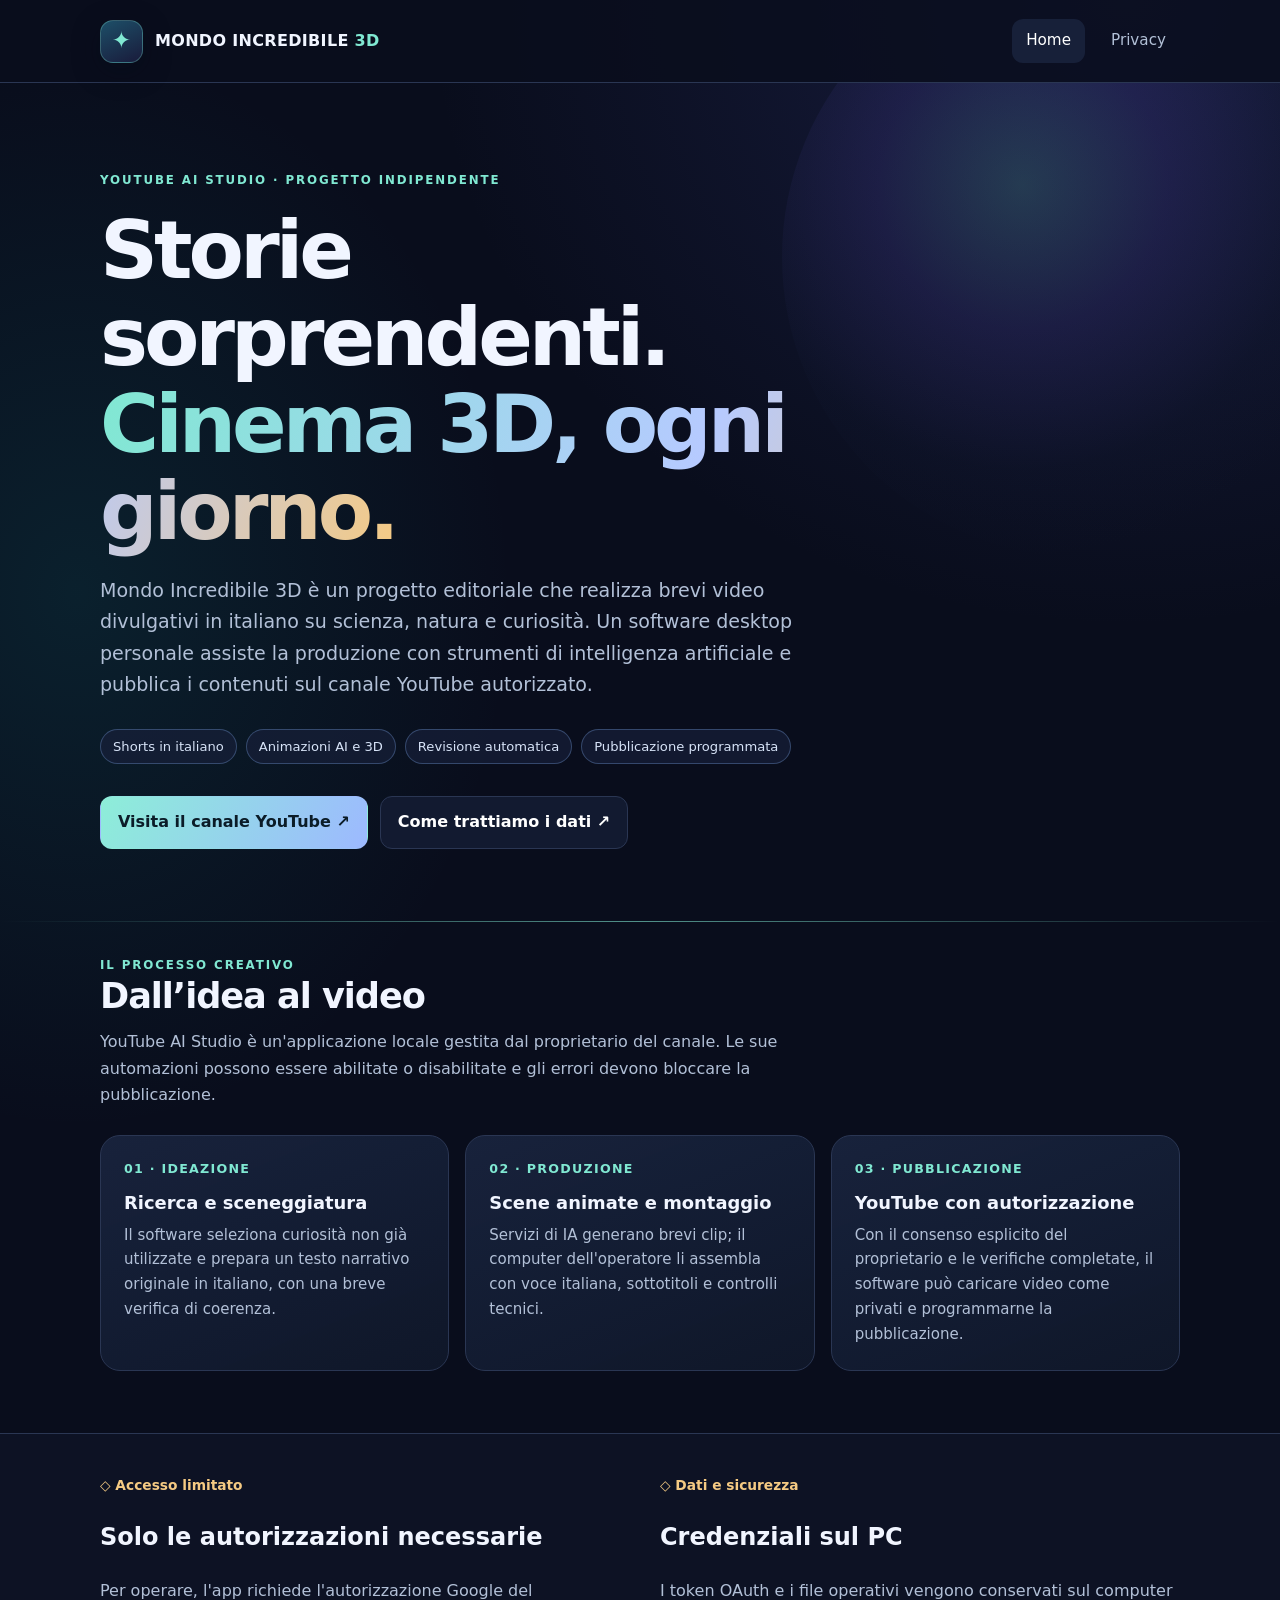
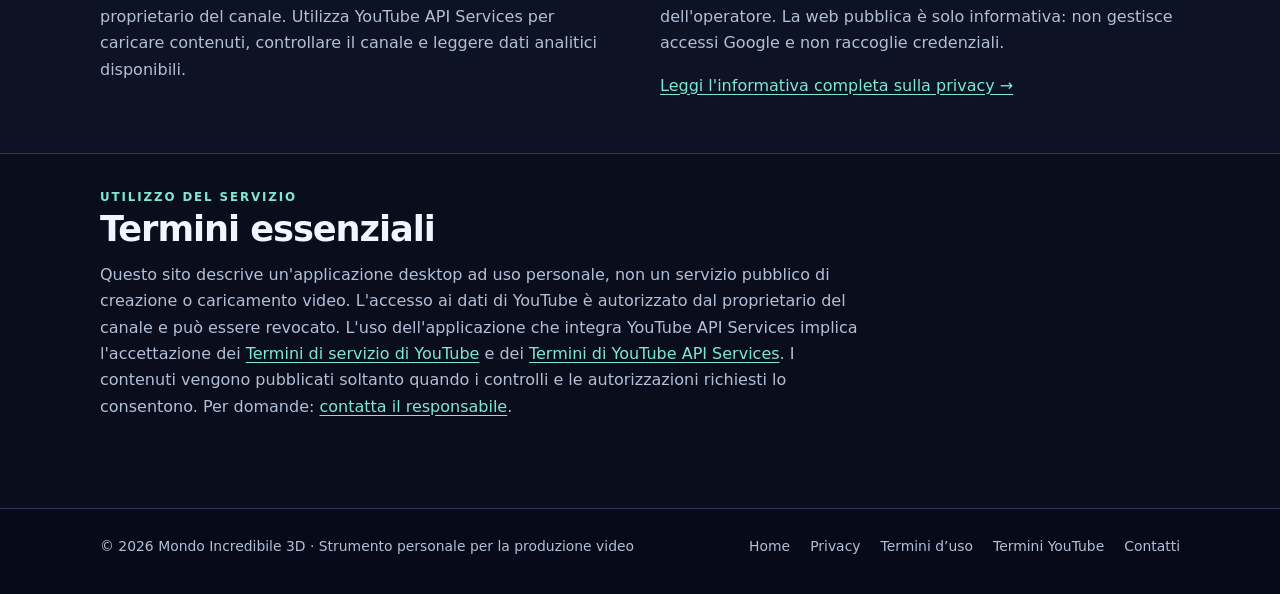
<file: index.html>
<!doctype html><html lang="it"><head><meta charset="utf-8"><meta name="viewport" content="width=device-width, initial-scale=1"><meta name="theme-color" content="#090d1c"><meta name="robots" content="index,follow"><meta property="og:site_name" content="Mondo Incredibile 3D"><link rel="stylesheet" href="style.css"><title>Mondo Incredibile 3D | YouTube AI Studio</title><meta name="description" content="Mondo Incredibile 3D: progetto personale per la creazione, revisione e pubblicazione programmata di Shorts in italiano mediante intelligenza artificiale."></head><body><a class="skip" href="#contenuto">Vai al contenuto</a><header><div class="shell topbar"><a class="brand" href="index.html" aria-label="Mondo Incredibile 3D, pagina iniziale"><span class="symbol" aria-hidden="true">✦</span><span>MONDO INCREDIBILE <span style="color:#80e8d2">3D</span></span></a><nav aria-label="Navigazione principale"><a href="index.html" aria-current="page">Home</a><a href="privacy.html" >Privacy</a></nav></div></header><main id="contenuto"><section class="hero"><div class="shell"><div class="eyebrow">YouTube AI Studio · progetto indipendente</div><h1>Storie sorprendenti.<br><span class="grad">Cinema 3D, ogni giorno.</span></h1><p class="lead">Mondo Incredibile 3D è un progetto editoriale che realizza brevi video divulgativi in italiano su scienza, natura e curiosità. Un software desktop personale assiste la produzione con strumenti di intelligenza artificiale e pubblica i contenuti sul canale YouTube autorizzato.</p><div class="tags"><span class="tag">Shorts in italiano</span><span class="tag">Animazioni AI e 3D</span><span class="tag">Revisione automatica</span><span class="tag">Pubblicazione programmata</span></div><div class="btns"><a class="btn primary" href="https://www.youtube.com/channel/UCryGZppj9VV7TuItZP4_9Lg" target="_blank" rel="noopener noreferrer">Visita il canale YouTube ↗</a><a class="btn" href="privacy.html">Come trattiamo i dati ↗</a></div></div></section><div class="accentline"></div><section class="section" aria-labelledby="come-funziona"><div class="shell"><div class="eyebrow">Il processo creativo</div><h2 id="come-funziona">Dall’idea al video</h2><p class="section-intro">YouTube AI Studio è un'applicazione locale gestita dal proprietario del canale. Le sue automazioni possono essere abilitate o disabilitate e gli errori devono bloccare la pubblicazione.</p><div class="cards"><article class="card"><div class="number">01 · IDEAZIONE</div><h3>Ricerca e sceneggiatura</h3><p>Il software seleziona curiosità non già utilizzate e prepara un testo narrativo originale in italiano, con una breve verifica di coerenza.</p></article><article class="card"><div class="number">02 · PRODUZIONE</div><h3>Scene animate e montaggio</h3><p>Servizi di IA generano brevi clip; il computer dell'operatore li assembla con voce italiana, sottotitoli e controlli tecnici.</p></article><article class="card"><div class="number">03 · PUBBLICAZIONE</div><h3>YouTube con autorizzazione</h3><p>Con il consenso esplicito del proprietario e le verifiche completate, il software può caricare video come privati e programmarne la pubblicazione.</p></article></div></div></section><section class="band" aria-labelledby="uso-api"><div class="shell cols"><div><div class="kicker">◇ Accesso limitato</div><h2 id="uso-api">Solo le autorizzazioni necessarie</h2><p>Per operare, l'app richiede l'autorizzazione Google del proprietario del canale. Utilizza YouTube API Services per caricare contenuti, controllare il canale e leggere dati analitici disponibili.</p></div><div><div class="kicker">◇ Dati e sicurezza</div><h2>Credenziali sul PC</h2><p>I token OAuth e i file operativi vengono conservati sul computer dell'operatore. La web pubblica è solo informativa: non gestisce accessi Google e non raccoglie credenziali.</p><p><a href="privacy.html">Leggi l'informativa completa sulla privacy →</a></p></div></div></section><section class="section" id="termini" aria-labelledby="term-title"><div class="shell"><div class="eyebrow">Utilizzo del servizio</div><h2 id="term-title">Termini essenziali</h2><p class="section-intro">Questo sito descrive un'applicazione desktop ad uso personale, non un servizio pubblico di creazione o caricamento video. L'accesso ai dati di YouTube è autorizzato dal proprietario del canale e può essere revocato. L'uso dell'applicazione che integra YouTube API Services implica l'accettazione dei <a href="https://www.youtube.com/t/terms" target="_blank" rel="noopener noreferrer">Termini di servizio di YouTube</a> e dei <a href="https://developers.google.com/youtube/terms/api-services-terms-of-service" target="_blank" rel="noopener noreferrer">Termini di YouTube API Services</a>. I contenuti vengono pubblicati soltanto quando i controlli e le autorizzazioni richiesti lo consentono. Per domande: <a href="mailto:brianjaras1996@gmail.com">contatta il responsabile</a>.</p></div></section></main><footer><div class="shell footer"><span>© 2026 Mondo Incredibile 3D · Strumento personale per la produzione video</span><div class="footer-links"><a href="index.html">Home</a><a href="privacy.html">Privacy</a><a href="index.html#termini">Termini d’uso</a><a href="https://www.youtube.com/t/terms" target="_blank" rel="noopener noreferrer">Termini YouTube</a><a href="mailto:brianjaras1996@gmail.com">Contatti</a></div></div></footer></body></html>
</file>
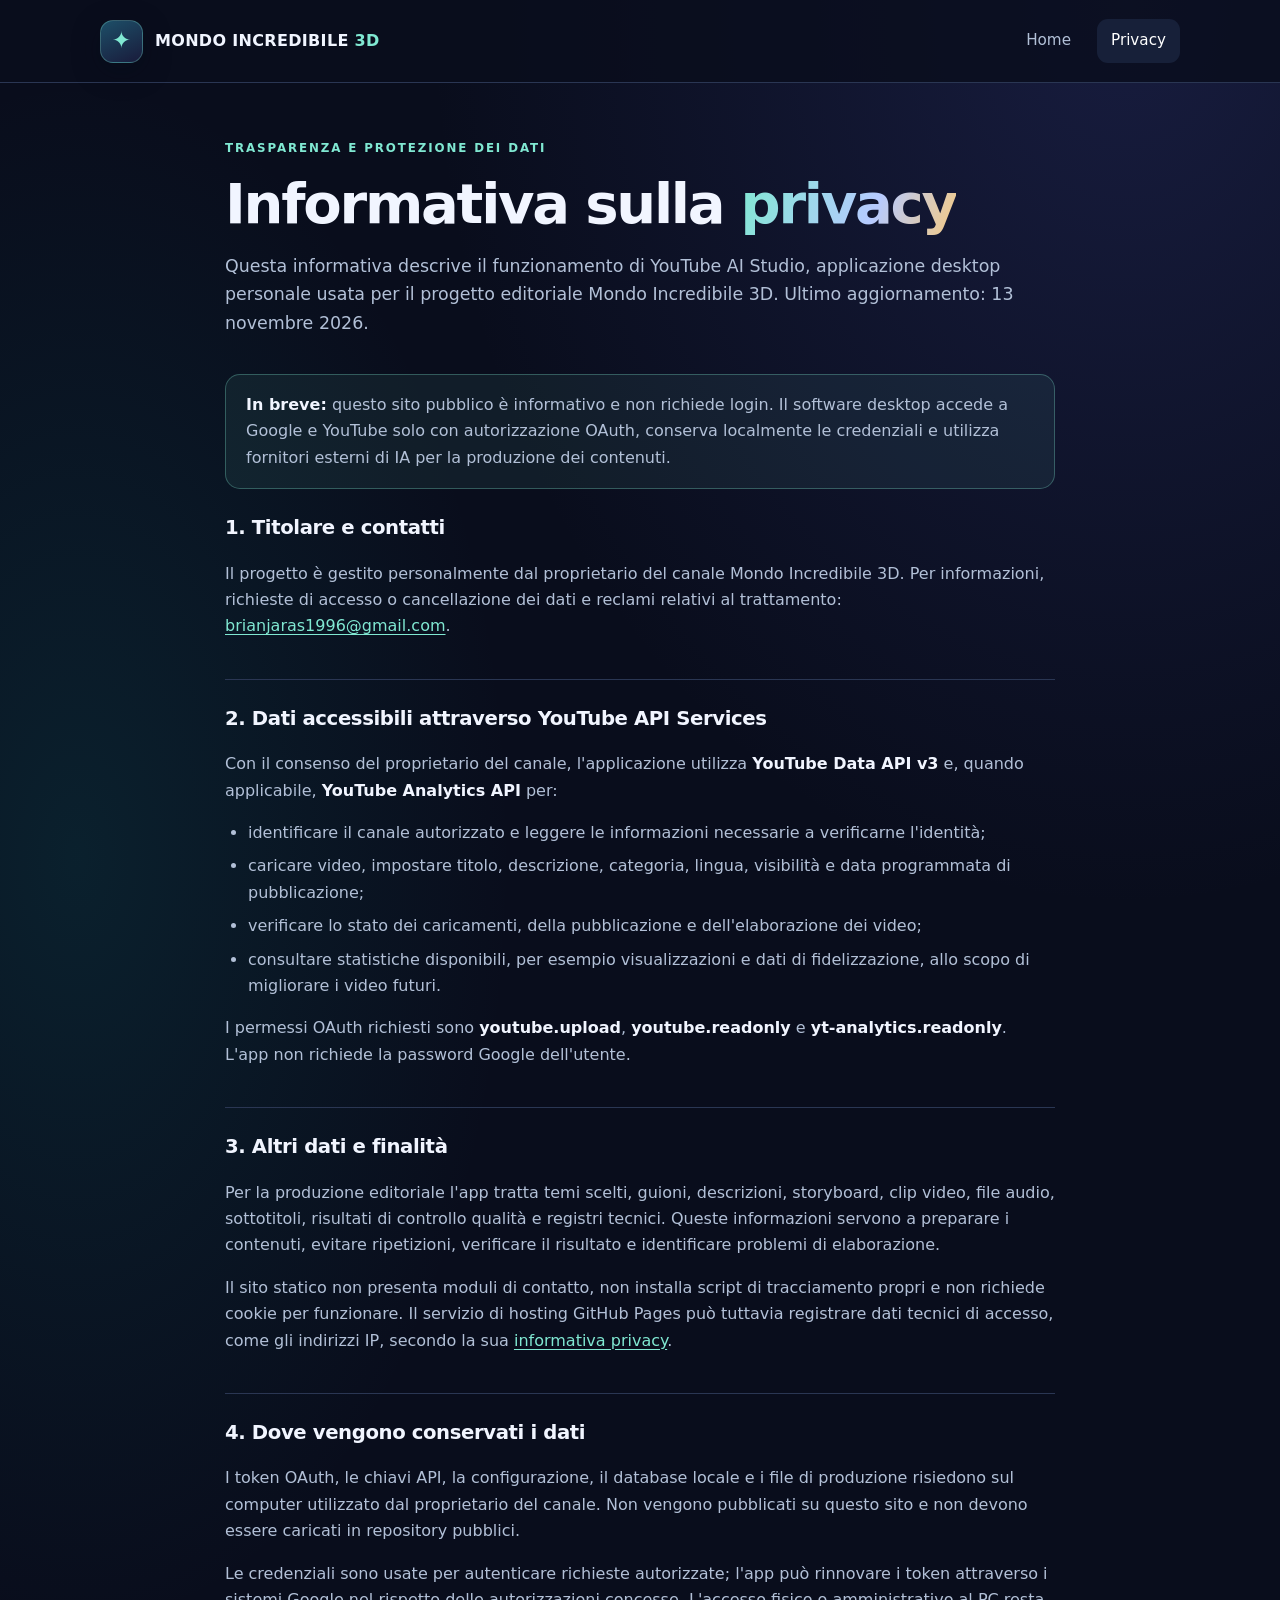
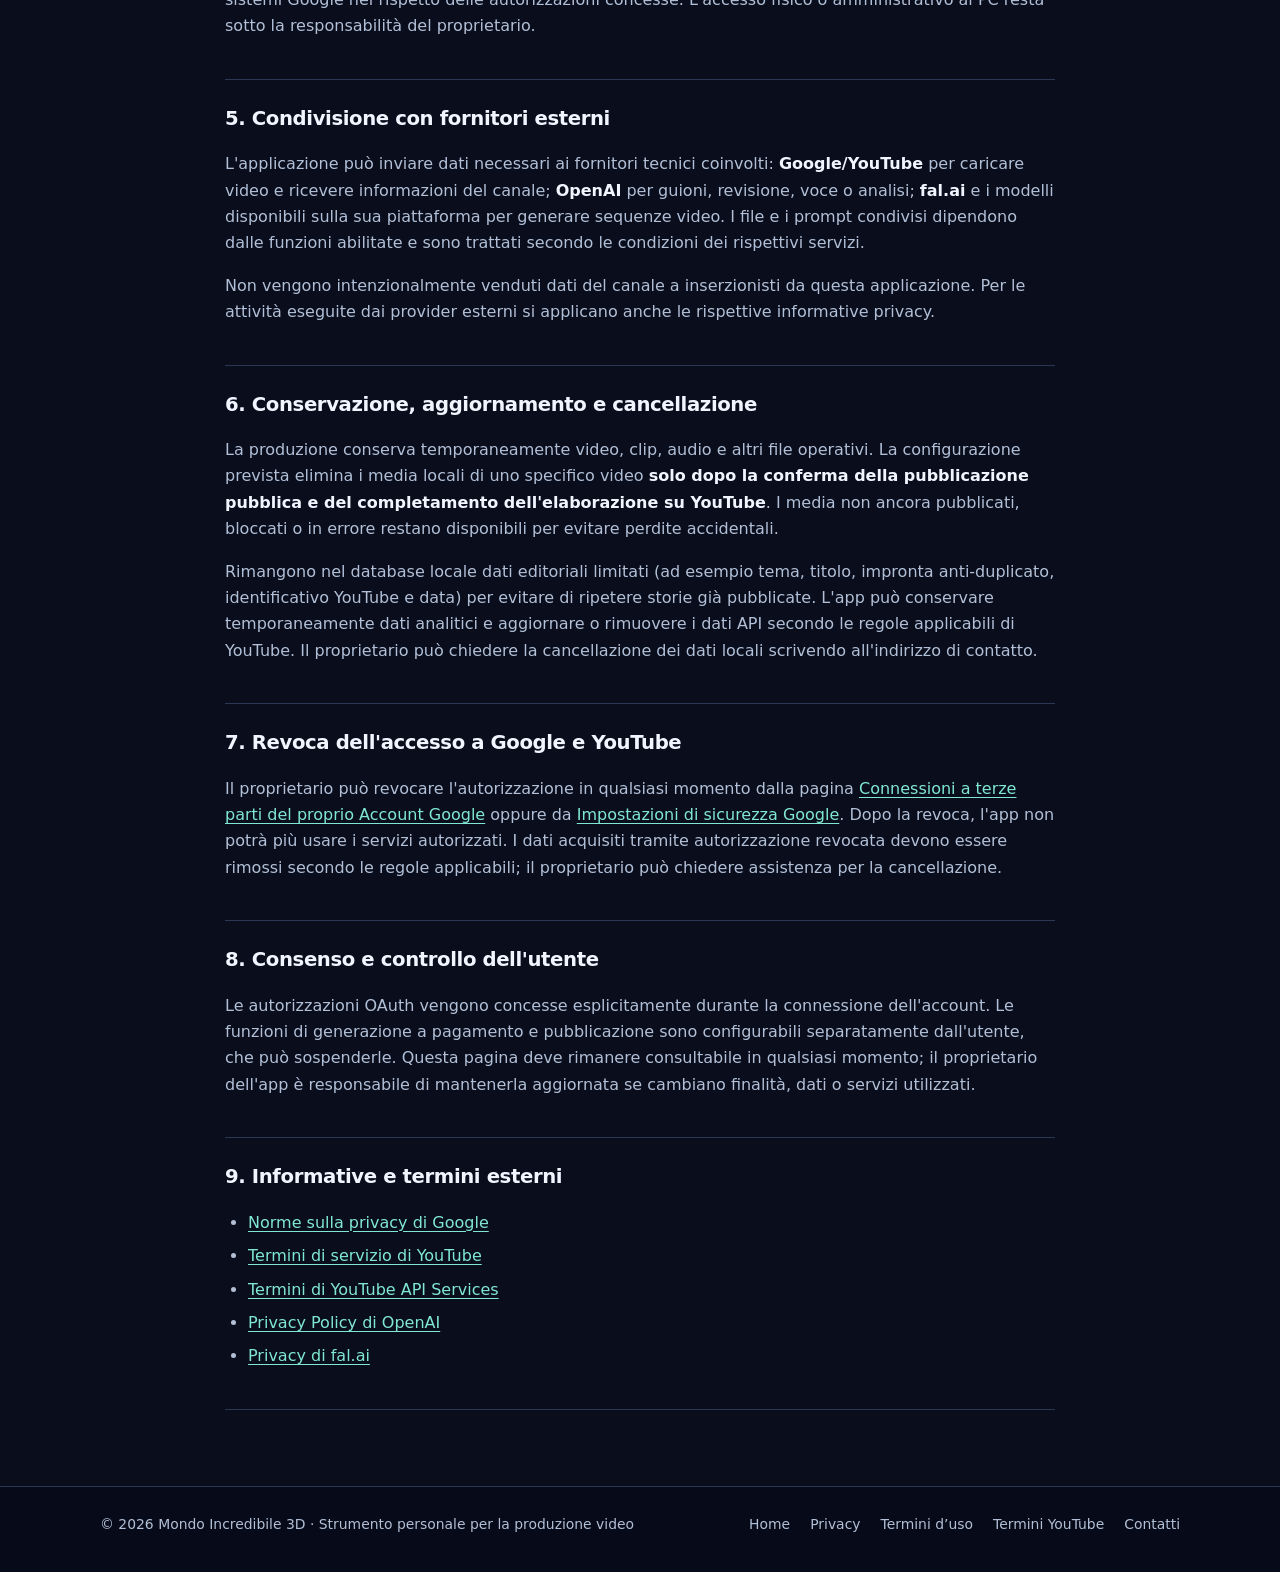
<file: privacy.html>
<!doctype html><html lang="it"><head><meta charset="utf-8"><meta name="viewport" content="width=device-width, initial-scale=1"><meta name="theme-color" content="#090d1c"><meta name="robots" content="index,follow"><meta property="og:site_name" content="Mondo Incredibile 3D"><link rel="stylesheet" href="style.css"><title>Informativa sulla privacy | Mondo Incredibile 3D</title><meta name="description" content="Informativa privacy di YouTube AI Studio: autorizzazioni YouTube, credenziali OAuth locali, trattamento e cancellazione dei dati."></head><body><a class="skip" href="#contenuto">Vai al contenuto</a><header><div class="shell topbar"><a class="brand" href="index.html" aria-label="Mondo Incredibile 3D, pagina iniziale"><span class="symbol" aria-hidden="true">✦</span><span>MONDO INCREDIBILE <span style="color:#80e8d2">3D</span></span></a><nav aria-label="Navigazione principale"><a href="index.html" >Home</a><a href="privacy.html" aria-current="page">Privacy</a></nav></div></header><main id="contenuto"><article class="shell legal"><div class="eyebrow">Trasparenza e protezione dei dati</div><h1>Informativa sulla <span class="grad">privacy</span></h1><p class="intro">Questa informativa descrive il funzionamento di YouTube AI Studio, applicazione desktop personale usata per il progetto editoriale Mondo Incredibile 3D. Ultimo aggiornamento: 13 novembre 2026.</p><div class="notice"><p><strong>In breve:</strong> questo sito pubblico è informativo e non richiede login. Il software desktop accede a Google e YouTube solo con autorizzazione OAuth, conserva localmente le credenziali e utilizza fornitori esterni di IA per la produzione dei contenuti.</p></div><section><h2>1. Titolare e contatti</h2><p>Il progetto è gestito personalmente dal proprietario del canale Mondo Incredibile 3D. Per informazioni, richieste di accesso o cancellazione dei dati e reclami relativi al trattamento: <a href="mailto:brianjaras1996@gmail.com">brianjaras1996@gmail.com</a>.</p></section><section><h2>2. Dati accessibili attraverso YouTube API Services</h2><p>Con il consenso del proprietario del canale, l'applicazione utilizza <strong>YouTube Data API v3</strong> e, quando applicabile, <strong>YouTube Analytics API</strong> per:</p><ul><li>identificare il canale autorizzato e leggere le informazioni necessarie a verificarne l'identità;</li><li>caricare video, impostare titolo, descrizione, categoria, lingua, visibilità e data programmata di pubblicazione;</li><li>verificare lo stato dei caricamenti, della pubblicazione e dell'elaborazione dei video;</li><li>consultare statistiche disponibili, per esempio visualizzazioni e dati di fidelizzazione, allo scopo di migliorare i video futuri.</li></ul><p>I permessi OAuth richiesti sono <strong>youtube.upload</strong>, <strong>youtube.readonly</strong> e <strong>yt-analytics.readonly</strong>. L'app non richiede la password Google dell'utente.</p></section><section><h2>3. Altri dati e finalità</h2><p>Per la produzione editoriale l'app tratta temi scelti, guioni, descrizioni, storyboard, clip video, file audio, sottotitoli, risultati di controllo qualità e registri tecnici. Queste informazioni servono a preparare i contenuti, evitare ripetizioni, verificare il risultato e identificare problemi di elaborazione.</p><p>Il sito statico non presenta moduli di contatto, non installa script di tracciamento propri e non richiede cookie per funzionare. Il servizio di hosting GitHub Pages può tuttavia registrare dati tecnici di accesso, come gli indirizzi IP, secondo la sua <a href="https://docs.github.com/en/site-policy/privacy-policies/github-general-privacy-statement" target="_blank" rel="noopener noreferrer">informativa privacy</a>.</p></section><section><h2>4. Dove vengono conservati i dati</h2><p>I token OAuth, le chiavi API, la configurazione, il database locale e i file di produzione risiedono sul computer utilizzato dal proprietario del canale. Non vengono pubblicati su questo sito e non devono essere caricati in repository pubblici.</p><p>Le credenziali sono usate per autenticare richieste autorizzate; l'app può rinnovare i token attraverso i sistemi Google nel rispetto delle autorizzazioni concesse. L'accesso fisico o amministrativo al PC resta sotto la responsabilità del proprietario.</p></section><section><h2>5. Condivisione con fornitori esterni</h2><p>L'applicazione può inviare dati necessari ai fornitori tecnici coinvolti: <strong>Google/YouTube</strong> per caricare video e ricevere informazioni del canale; <strong>OpenAI</strong> per guioni, revisione, voce o analisi; <strong>fal.ai</strong> e i modelli disponibili sulla sua piattaforma per generare sequenze video. I file e i prompt condivisi dipendono dalle funzioni abilitate e sono trattati secondo le condizioni dei rispettivi servizi.</p><p>Non vengono intenzionalmente venduti dati del canale a inserzionisti da questa applicazione. Per le attività eseguite dai provider esterni si applicano anche le rispettive informative privacy.</p></section><section><h2>6. Conservazione, aggiornamento e cancellazione</h2><p>La produzione conserva temporaneamente video, clip, audio e altri file operativi. La configurazione prevista elimina i media locali di uno specifico video <strong>solo dopo la conferma della pubblicazione pubblica e del completamento dell'elaborazione su YouTube</strong>. I media non ancora pubblicati, bloccati o in errore restano disponibili per evitare perdite accidentali.</p><p>Rimangono nel database locale dati editoriali limitati (ad esempio tema, titolo, impronta anti-duplicato, identificativo YouTube e data) per evitare di ripetere storie già pubblicate. L'app può conservare temporaneamente dati analitici e aggiornare o rimuovere i dati API secondo le regole applicabili di YouTube. Il proprietario può chiedere la cancellazione dei dati locali scrivendo all'indirizzo di contatto.</p></section><section><h2>7. Revoca dell'accesso a Google e YouTube</h2><p>Il proprietario può revocare l'autorizzazione in qualsiasi momento dalla pagina <a href="https://myaccount.google.com/connections" target="_blank" rel="noopener noreferrer">Connessioni a terze parti del proprio Account Google</a> oppure da <a href="https://security.google.com/settings/security/permissions" target="_blank" rel="noopener noreferrer">Impostazioni di sicurezza Google</a>. Dopo la revoca, l'app non potrà più usare i servizi autorizzati. I dati acquisiti tramite autorizzazione revocata devono essere rimossi secondo le regole applicabili; il proprietario può chiedere assistenza per la cancellazione.</p></section><section><h2>8. Consenso e controllo dell'utente</h2><p>Le autorizzazioni OAuth vengono concesse esplicitamente durante la connessione dell'account. Le funzioni di generazione a pagamento e pubblicazione sono configurabili separatamente dall'utente, che può sospenderle. Questa pagina deve rimanere consultabile in qualsiasi momento; il proprietario dell'app è responsabile di mantenerla aggiornata se cambiano finalità, dati o servizi utilizzati.</p></section><section><h2>9. Informative e termini esterni</h2><ul><li><a href="https://www.google.com/policies/privacy/" target="_blank" rel="noopener noreferrer">Norme sulla privacy di Google</a></li><li><a href="https://www.youtube.com/t/terms" target="_blank" rel="noopener noreferrer">Termini di servizio di YouTube</a></li><li><a href="https://developers.google.com/youtube/terms/api-services-terms-of-service" target="_blank" rel="noopener noreferrer">Termini di YouTube API Services</a></li><li><a href="https://openai.com/policies/privacy-policy/" target="_blank" rel="noopener noreferrer">Privacy Policy di OpenAI</a></li><li><a href="https://fal.ai/privacy" target="_blank" rel="noopener noreferrer">Privacy di fal.ai</a></li></ul></section></article></main><footer><div class="shell footer"><span>© 2026 Mondo Incredibile 3D · Strumento personale per la produzione video</span><div class="footer-links"><a href="index.html">Home</a><a href="privacy.html">Privacy</a><a href="index.html#termini">Termini d’uso</a><a href="https://www.youtube.com/t/terms" target="_blank" rel="noopener noreferrer">Termini YouTube</a><a href="mailto:brianjaras1996@gmail.com">Contatti</a></div></div></footer></body></html>
</file>
<file: style.css>
/* Mondo Incredibile 3D — informational site, no external assets, analytics or JS. */
:root{color-scheme:dark;--bg:#090d1c;--panel:#121a30;--panel2:#172039;--line:#2a3653;--text:#f1f5ff;--muted:#b2c0d7;--teal:#80e8d2;--blue:#8bb5ff;--gold:#f5ca83;--width:1080px}*{box-sizing:border-box}html{scroll-behavior:smooth}body{margin:0;font-family:Inter,'Segoe UI',system-ui,-apple-system,sans-serif;color:var(--text);background:radial-gradient(ellipse 80% 42% at 88% 0%,rgba(62,69,155,.27),transparent 68%),radial-gradient(ellipse 50% 36% at 6% 27%,rgba(17,143,144,.15),transparent 68%),var(--bg);line-height:1.65}a{color:var(--teal);text-underline-offset:3px}a:hover{color:#cafff6}.skip{position:absolute;left:-9999px;top:4px}.skip:focus{left:8px;z-index:20;background:var(--panel);padding:10px}.shell{width:min(var(--width),calc(100% - 40px));margin-inline:auto}header{position:relative;z-index:3;background:rgba(9,13,28,.8);border-bottom:1px solid var(--line)}.topbar{display:flex;align-items:center;justify-content:space-between;min-height:82px;gap:14px}.brand{display:flex;align-items:center;gap:12px;color:var(--text);text-decoration:none;font-weight:800;letter-spacing:.02em}.symbol{width:43px;height:43px;border:1px solid rgba(128,232,210,.3);display:grid;place-items:center;border-radius:13px;background:linear-gradient(155deg,#1d4f68,#191b3b);box-shadow:0 8px 28px rgba(6,12,24,.35);color:var(--teal);font-size:23px}nav{display:flex;align-items:center;gap:12px}nav a{padding:9px 14px;text-decoration:none;border-radius:11px;color:var(--muted);font-size:.95rem}nav a[aria-current=page],nav a:hover{background:var(--panel2);color:#fff}.hero{position:relative;padding:88px 0 72px;overflow:hidden}.hero:before{content:'';position:absolute;right:-8%;top:-15%;width:min(62vw,600px);aspect-ratio:1;background:radial-gradient(circle at 40% 38%,rgba(119,220,221,.18),rgba(90,76,188,.16) 28%,rgba(33,48,89,.05) 55%,transparent 72%);border-radius:50%;pointer-events:none}.eyebrow{color:var(--teal);text-transform:uppercase;letter-spacing:.16em;font-size:.74rem;font-weight:800}.hero h1{font-size:clamp(2.6rem,6.3vw,5.1rem);line-height:1.08;letter-spacing:-.05em;max-width:830px;margin:16px 0 20px}.grad{background:linear-gradient(110deg,var(--teal),#b6caff 62%,var(--gold));color:transparent;background-clip:text}.lead{max-width:740px;font-size:1.19rem;color:var(--muted);margin:0 0 28px}.tags{display:flex;flex-wrap:wrap;gap:9px}.tag{border:1px solid rgba(139,181,255,.29);background:rgba(23,32,57,.7);padding:6px 12px;border-radius:100px;font-size:.82rem;color:#d7e3f7}.btns{display:flex;gap:12px;flex-wrap:wrap;margin-top:32px}.btn{display:inline-block;padding:12px 17px;border-radius:12px;text-decoration:none;font-weight:750;border:1px solid var(--line);background:var(--panel);color:white}.btn.primary{background:linear-gradient(120deg,#8deed8,#9db9ff);color:#0b1c28;border-color:transparent}.btn:hover{filter:brightness(1.12);color:inherit}.section{padding:34px 0 62px}.section h2{font-size:clamp(1.7rem,3vw,2.2rem);letter-spacing:-.03em;line-height:1.2;margin:0 0 12px}.section-intro{color:var(--muted);max-width:760px;margin:0 0 26px}.cards{display:grid;grid-template-columns:repeat(3,minmax(0,1fr));gap:16px}.card{background:linear-gradient(158deg,rgba(24,35,61,.94),rgba(16,23,42,.95));border:1px solid var(--line);border-radius:20px;padding:23px;min-width:0}.card .number{font-size:.79rem;color:var(--teal);font-weight:850;letter-spacing:.1em}.card h3{font-size:1.12rem;line-height:1.3;margin:12px 0 8px}.card p{margin:0;color:var(--muted);font-size:.94rem}.band{border-top:1px solid var(--line);border-bottom:1px solid var(--line);background:rgba(18,26,48,.45);padding:38px 0}.cols{display:grid;grid-template-columns:1fr 1fr;gap:40px}.cols p{color:var(--muted);margin-top:8px}.kicker{display:inline-flex;gap:8px;align-items:center;font-size:.86rem;font-weight:750;color:var(--gold)}.legal{max-width:830px;padding:56px 0 76px}.legal h1{font-size:clamp(2.25rem,5vw,3.5rem);line-height:1.1;letter-spacing:-.04em;margin:14px 0}.legal .intro{color:var(--muted);font-size:1.09rem;margin-bottom:36px}.legal section{padding:23px 0;border-bottom:1px solid var(--line)}.legal h2{font-size:1.23rem;letter-spacing:-.02em;margin:0 0 12px}.legal p,.legal li{color:var(--muted)}.legal ul{padding-left:23px}.legal li{margin:7px 0}.legal strong{color:var(--text)}.notice{background:rgba(128,232,210,.07);border:1px solid rgba(128,232,210,.3);padding:17px 20px;border-radius:15px;color:#d6e9e8}.notice p{margin:0}.small{color:var(--muted);font-size:.84rem}footer{border-top:1px solid var(--line);padding:26px 0 36px;background:rgba(5,8,19,.35)}.footer{display:flex;align-items:center;justify-content:space-between;gap:16px;flex-wrap:wrap;font-size:.87rem;color:var(--muted)}.footer-links{display:flex;gap:20px;flex-wrap:wrap}.footer a{color:var(--muted);text-decoration:none}.footer a:hover{color:var(--teal)}.accentline{height:1px;background:linear-gradient(90deg,transparent,rgba(128,232,210,.6),transparent)}@media(max-width:780px){.topbar{min-height:70px}.brand{font-size:.91rem}.symbol{width:38px;height:38px}.cards{grid-template-columns:1fr}.cols{grid-template-columns:1fr;gap:12px}.hero{padding:65px 0 52px}.lead{font-size:1.03rem}nav{gap:3px}nav a{padding:8px 9px;font-size:.84rem}.section{padding:27px 0 45px}.legal{padding:34px 0 52px}}@media(prefers-reduced-motion:reduce){html{scroll-behavior:auto}}
</file>
